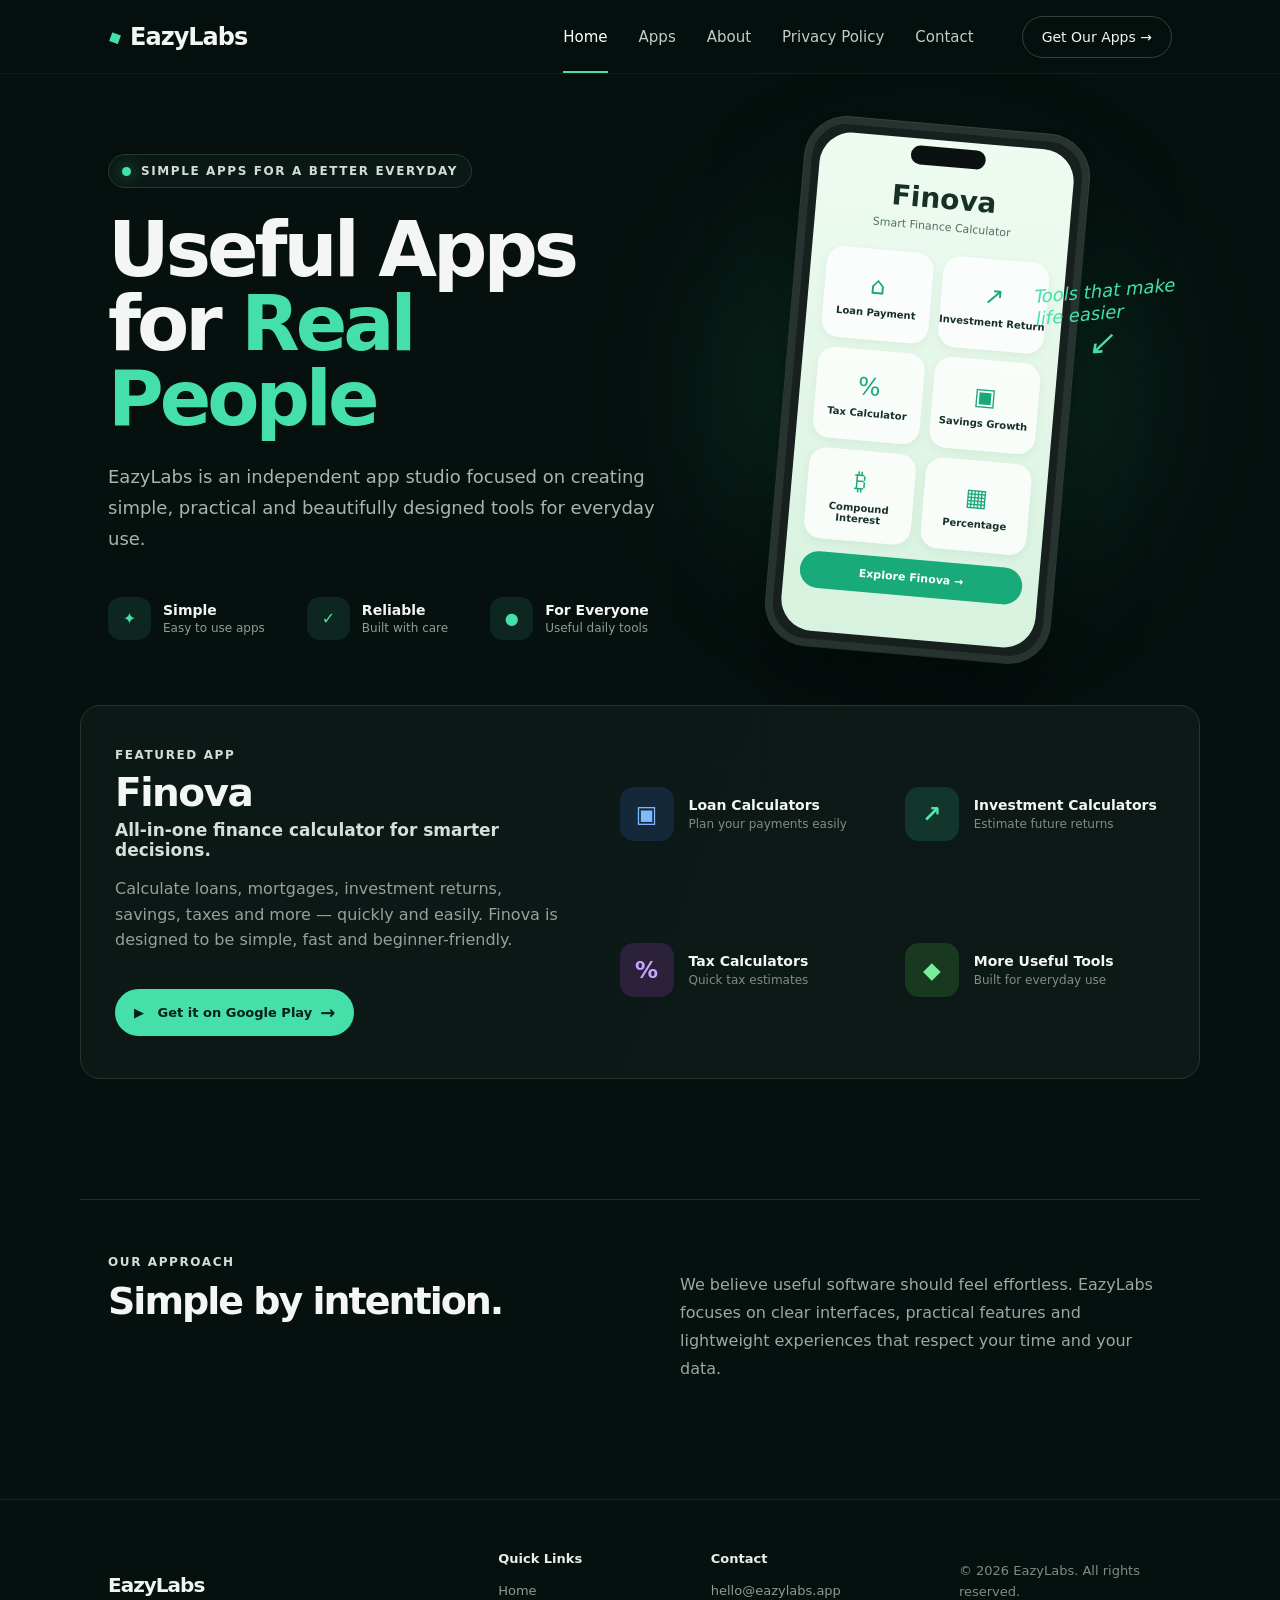
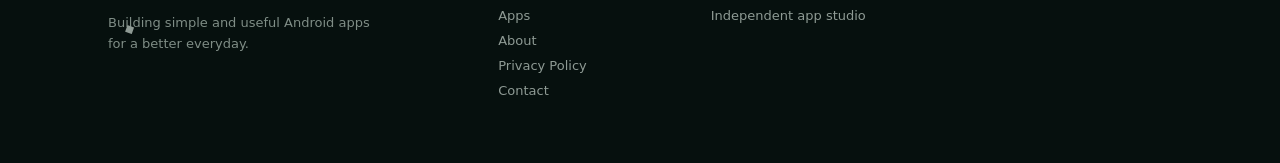
<file: index.html>
<!doctype html>
<html lang="en">
<head>
<meta name="google-site-verification" content="TebzmriuTCeQRFXxwHjigc-hIc8p2veLb0w9MK4kSZQ" />
<meta charset="utf-8">
<meta name="viewport" content="width=device-width,initial-scale=1">
<title>EazyLabs — Useful Apps for Real People</title>
<meta name="description" content="EazyLabs builds simple, practical and beautifully designed Android apps for everyday life.">
<link rel="icon" href="favicon.svg" type="image/svg+xml">
<link rel="stylesheet" href="styles.css">
</head>
<body>
<header class="nav">
  <div class="container nav-inner">
    <a class="brand" href="index.html"><span class="brand-mark">◆</span>EazyLabs</a>
    <nav>
      <a class="active" href="index.html">Home</a>
      <a href="#apps">Apps</a>
      <a href="about.html">About</a>
      <a href="privacy.html">Privacy Policy</a>
      <a href="contact.html">Contact</a>
    </nav>
    <a class="nav-cta" href="#apps">Get Our Apps <span>→</span></a>
    <button class="menu" aria-label="Open menu">☰</button>
  </div>
</header>

<main>
<section class="hero">
  <div class="container hero-grid">
    <div class="hero-copy">
      <div class="eyebrow"><span></span> SIMPLE APPS FOR A BETTER EVERYDAY</div>
      <h1>Useful Apps for <em>Real People</em></h1>
      <p class="hero-text">EazyLabs is an independent app studio focused on creating simple, practical and beautifully designed tools for everyday use.</p>
      <div class="pill-row">
        <div class="mini"><b>✦</b><span><strong>Simple</strong><small>Easy to use apps</small></span></div>
        <div class="mini"><b>✓</b><span><strong>Reliable</strong><small>Built with care</small></span></div>
        <div class="mini"><b>●</b><span><strong>For Everyone</strong><small>Useful daily tools</small></span></div>
      </div>
    </div>
    <div class="phone-wrap">
      <div class="glow"></div>
      <div class="phone">
        <div class="speaker"></div>
        <div class="phone-screen">
          <div class="app-head"><b>Finova</b><span>Smart Finance Calculator</span></div>
          <div class="calc-grid">
            <div><i>⌂</i><b>Loan Payment</b></div>
            <div><i>↗</i><b>Investment Return</b></div>
            <div><i>%</i><b>Tax Calculator</b></div>
            <div><i>▣</i><b>Savings Growth</b></div>
            <div><i>₿</i><b>Compound Interest</b></div>
            <div><i>▦</i><b>Percentage</b></div>
          </div>
          <div class="phone-button">Explore Finova →</div>
        </div>
      </div>
      <div class="scribble">Tools that make<br>life easier <span>↙</span></div>
    </div>
  </div>
</section>

<section class="featured" id="apps">
  <div class="container feature-card">
    <div class="feature-copy">
      <div class="label">FEATURED APP</div>
      <h2>Finova</h2>
      <h3>All-in-one finance calculator for smarter decisions.</h3>
      <p>Calculate loans, mortgages, investment returns, savings, taxes and more — quickly and easily. Finova is designed to be simple, fast and beginner-friendly.</p>
      <a class="play-btn" href="#" onclick="return false">▶ &nbsp; Get it on Google Play <span>→</span></a>
    </div>
    <div class="feature-list">
      <div><b class="blue">▣</b><span><strong>Loan Calculators</strong><small>Plan your payments easily</small></span></div>
      <div><b class="green">↗</b><span><strong>Investment Calculators</strong><small>Estimate future returns</small></span></div>
      <div><b class="purple">%</b><span><strong>Tax Calculators</strong><small>Quick tax estimates</small></span></div>
      <div><b class="lime">◆</b><span><strong>More Useful Tools</strong><small>Built for everyday use</small></span></div>
    </div>
  </div>
</section>

<section class="approach">
  <div class="container two-col">
    <div><div class="label">OUR APPROACH</div><h2>Simple by intention.</h2></div>
    <p>We believe useful software should feel effortless. EazyLabs focuses on clear interfaces, practical features and lightweight experiences that respect your time and your data.</p>
  </div>
</section>
</main>

<footer>
 <div class="container footer-grid">
  <div><a class="brand" href="index.html"><span class="brand-mark">◆</span>EazyLabs</a><p>Building simple and useful Android apps<br>for a better everyday.</p></div>
  <div><h4>Quick Links</h4><a href="index.html">Home</a><a href="#apps">Apps</a><a href="about.html">About</a><a href="privacy.html">Privacy Policy</a><a href="contact.html">Contact</a></div>
  <div><h4>Contact</h4><a href="mailto:hello@eazylabs.app">hello@eazylabs.app</a><span>Independent app studio</span></div>
  <div><p>© 2026 EazyLabs. All rights reserved.</p></div>
 </div>
</footer>
<script src="script.js"></script>
</body>
</html>
</file>
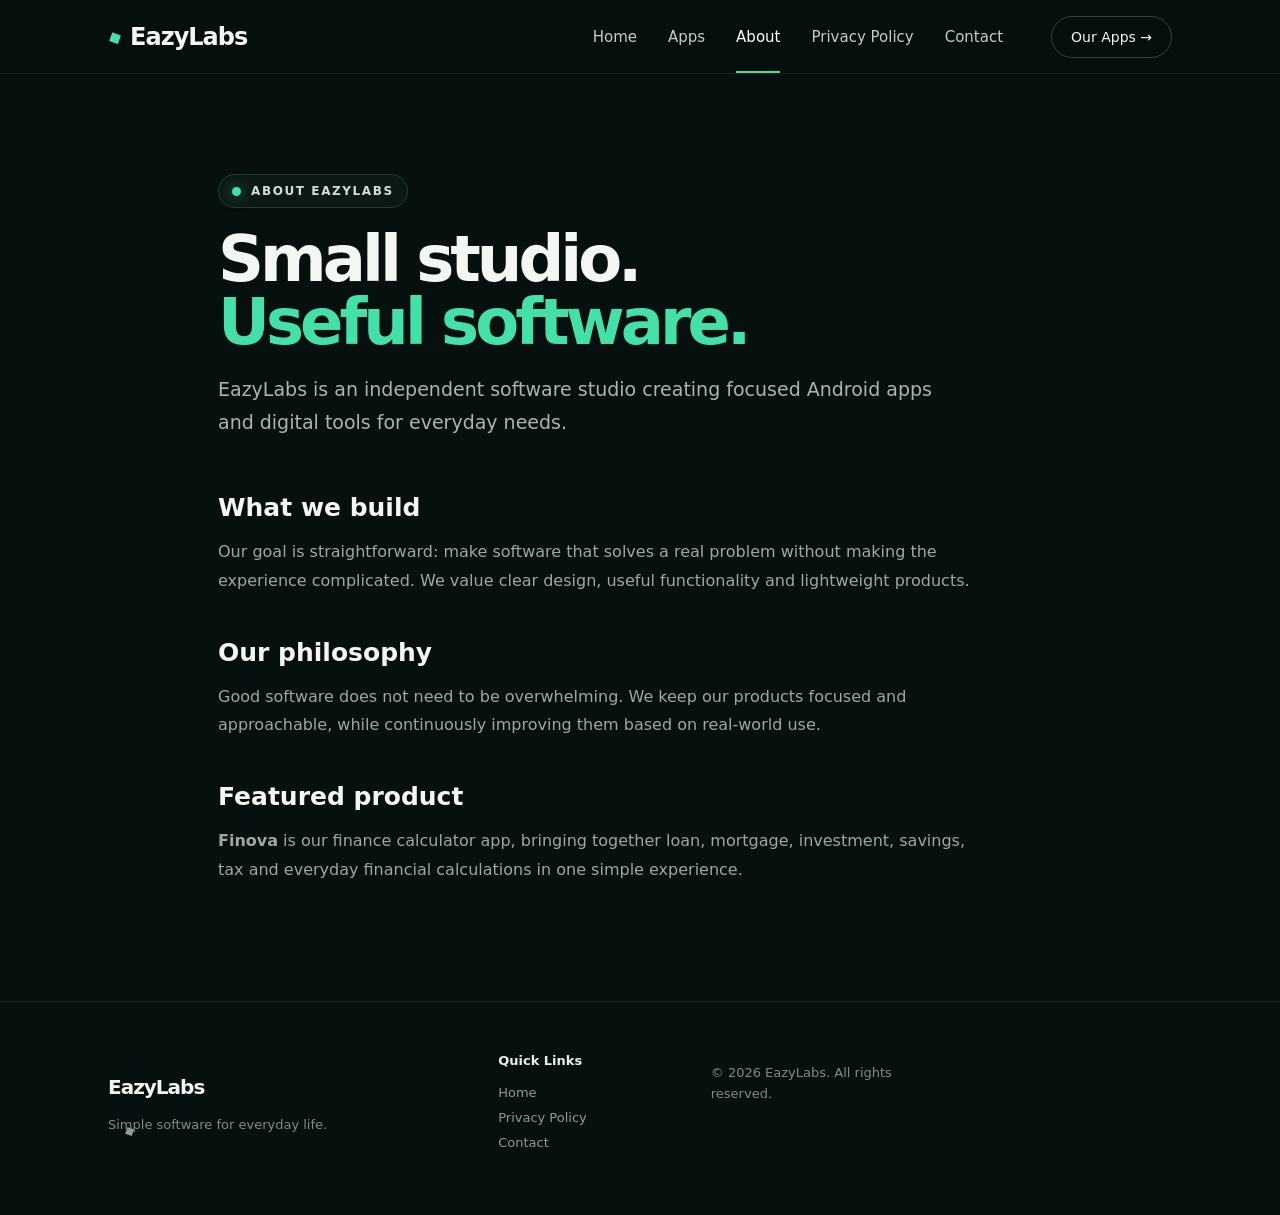
<file: about.html>
<!doctype html><html lang="en"><head><meta charset="utf-8"><meta name="viewport" content="width=device-width,initial-scale=1"><title>About — EazyLabs</title><meta name="description" content="About EazyLabs, an independent app studio."><link rel="icon" href="favicon.svg"><link rel="stylesheet" href="styles.css"></head><body>
<header class="nav"><div class="container nav-inner"><a class="brand" href="index.html"><span class="brand-mark">◆</span>EazyLabs</a><nav><a href="index.html">Home</a><a href="index.html#apps">Apps</a><a class="active" href="about.html">About</a><a href="privacy.html">Privacy Policy</a><a href="contact.html">Contact</a></nav><a class="nav-cta" href="index.html#apps">Our Apps →</a><button class="menu">☰</button></div></header>
<main class="page"><div class="container narrow"><div class="eyebrow"><span></span> ABOUT EAZYLABS</div><h1>Small studio.<br><em>Useful software.</em></h1><p class="lead">EazyLabs is an independent software studio creating focused Android apps and digital tools for everyday needs.</p><div class="prose"><h2>What we build</h2><p>Our goal is straightforward: make software that solves a real problem without making the experience complicated. We value clear design, useful functionality and lightweight products.</p><h2>Our philosophy</h2><p>Good software does not need to be overwhelming. We keep our products focused and approachable, while continuously improving them based on real-world use.</p><h2>Featured product</h2><p><strong>Finova</strong> is our finance calculator app, bringing together loan, mortgage, investment, savings, tax and everyday financial calculations in one simple experience.</p></div></div></main>
<footer><div class="container footer-grid"><div><a class="brand" href="index.html"><span class="brand-mark">◆</span>EazyLabs</a><p>Simple software for everyday life.</p></div><div><h4>Quick Links</h4><a href="index.html">Home</a><a href="privacy.html">Privacy Policy</a><a href="contact.html">Contact</a></div><div><p>© 2026 EazyLabs. All rights reserved.</p></div></div></footer><script src="script.js"></script></body></html>
</file>
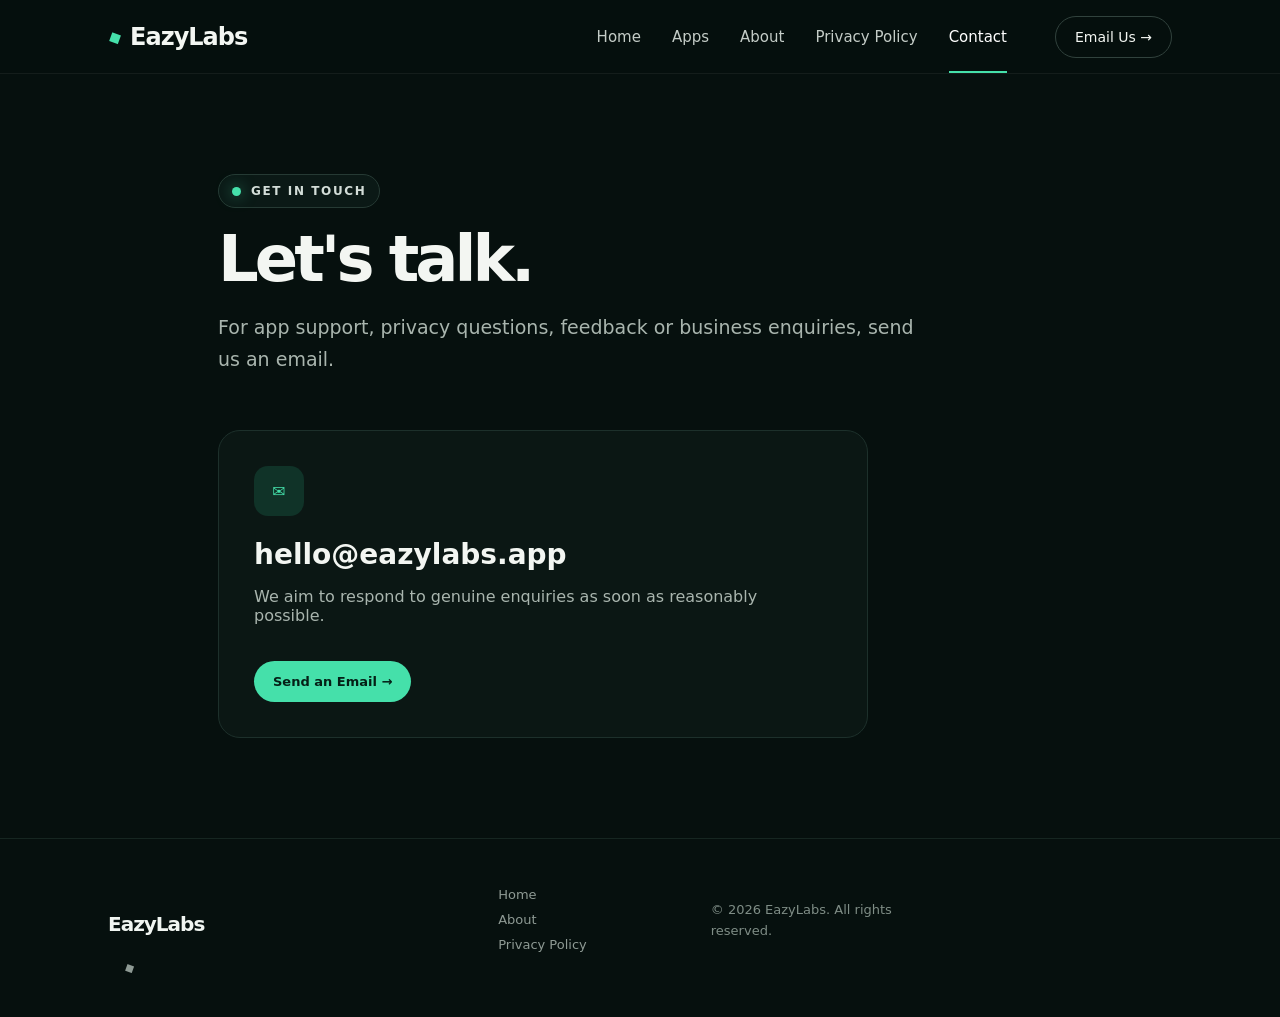
<file: contact.html>
<!doctype html><html lang="en"><head><meta charset="utf-8"><meta name="viewport" content="width=device-width,initial-scale=1"><title>Contact — EazyLabs</title><meta name="description" content="Contact EazyLabs."><link rel="icon" href="favicon.svg"><link rel="stylesheet" href="styles.css"></head><body>
<header class="nav"><div class="container nav-inner"><a class="brand" href="index.html"><span class="brand-mark">◆</span>EazyLabs</a><nav><a href="index.html">Home</a><a href="index.html#apps">Apps</a><a href="about.html">About</a><a href="privacy.html">Privacy Policy</a><a class="active" href="contact.html">Contact</a></nav><a class="nav-cta" href="mailto:hello@eazylabs.app">Email Us →</a><button class="menu">☰</button></div></header>
<main class="page"><div class="container narrow"><div class="eyebrow"><span></span> GET IN TOUCH</div><h1>Let's talk.</h1><p class="lead">For app support, privacy questions, feedback or business enquiries, send us an email.</p><div class="contact-card"><div class="contact-icon">✉</div><h2>hello@eazylabs.app</h2><p>We aim to respond to genuine enquiries as soon as reasonably possible.</p><a class="play-btn" href="mailto:hello@eazylabs.app">Send an Email →</a></div></div></main>
<footer><div class="container footer-grid"><div><a class="brand" href="index.html"><span class="brand-mark">◆</span>EazyLabs</a></div><div><a href="index.html">Home</a><a href="about.html">About</a><a href="privacy.html">Privacy Policy</a></div><div><p>© 2026 EazyLabs. All rights reserved.</p></div></div></footer><script src="script.js"></script></body></html>
</file>
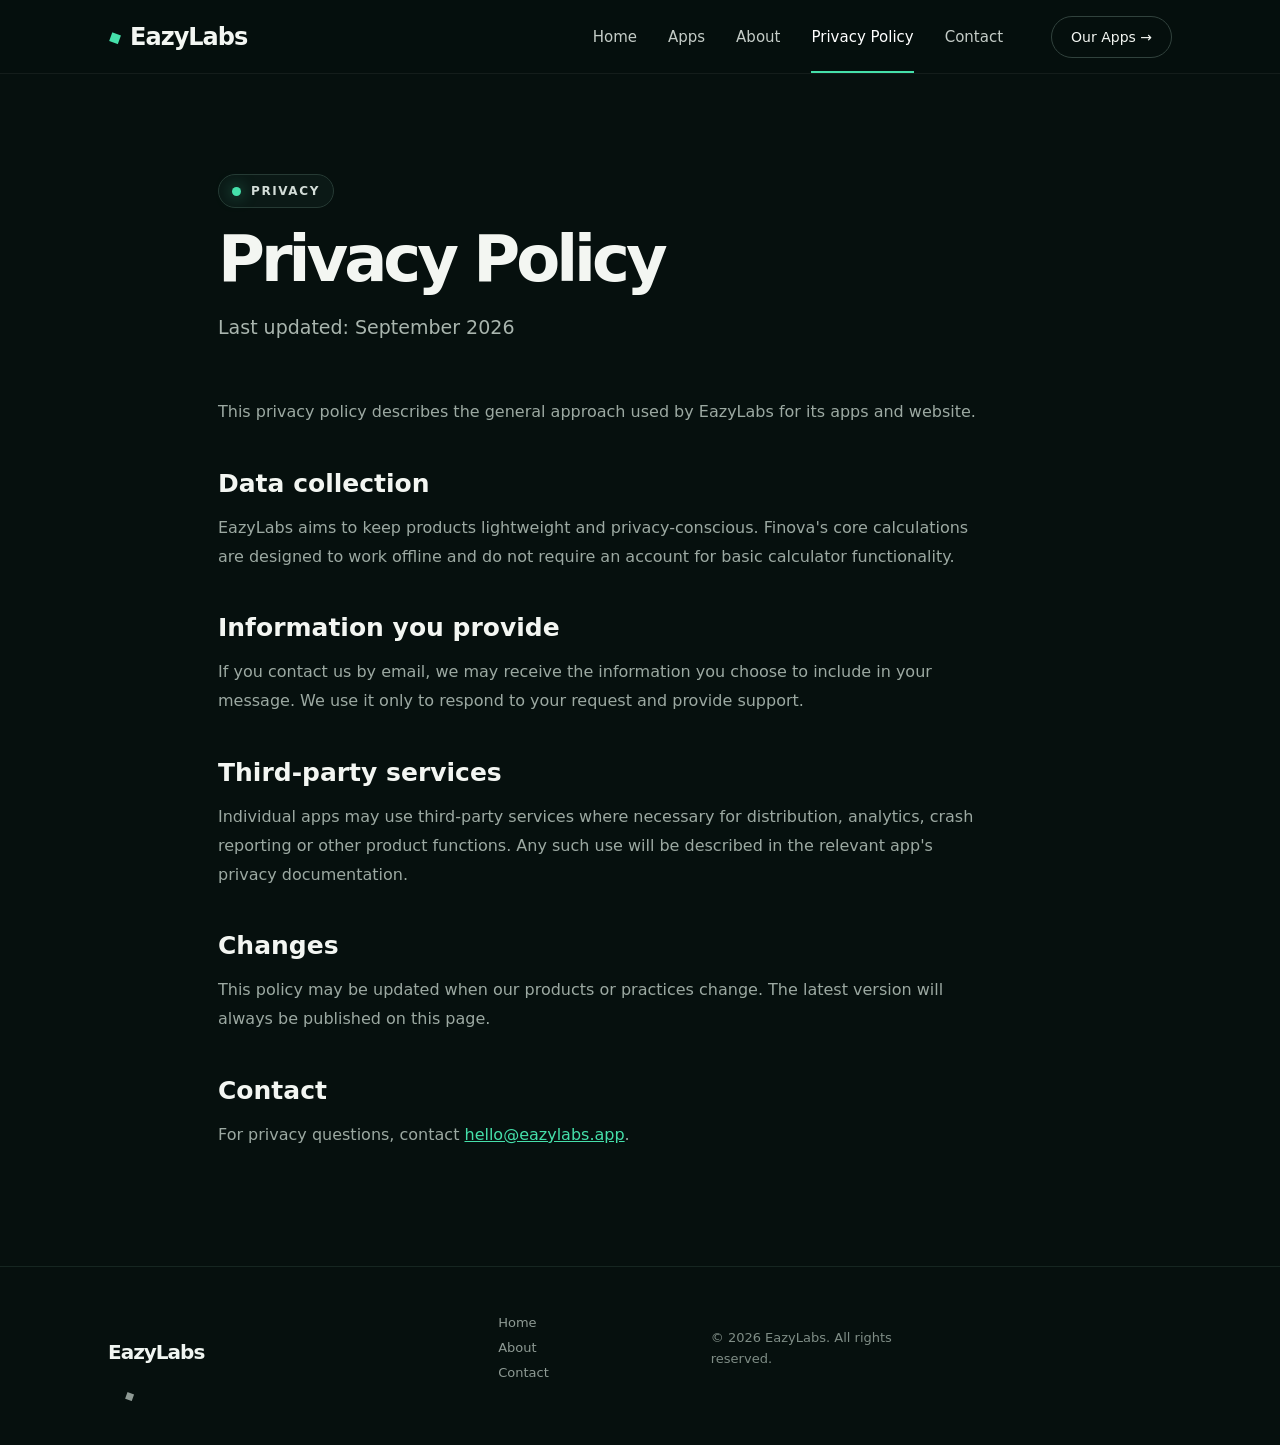
<file: privacy.html>
<!doctype html><html lang="en"><head><meta charset="utf-8"><meta name="viewport" content="width=device-width,initial-scale=1"><title>Privacy Policy — EazyLabs</title><meta name="description" content="EazyLabs privacy policy."><link rel="icon" href="favicon.svg"><link rel="stylesheet" href="styles.css"></head><body>
<header class="nav"><div class="container nav-inner"><a class="brand" href="index.html"><span class="brand-mark">◆</span>EazyLabs</a><nav><a href="index.html">Home</a><a href="index.html#apps">Apps</a><a href="about.html">About</a><a class="active" href="privacy.html">Privacy Policy</a><a href="contact.html">Contact</a></nav><a class="nav-cta" href="index.html#apps">Our Apps →</a><button class="menu">☰</button></div></header>
<main class="page"><div class="container narrow"><div class="eyebrow"><span></span> PRIVACY</div><h1>Privacy Policy</h1><p class="lead">Last updated: September 2026</p><div class="prose"><p>This privacy policy describes the general approach used by EazyLabs for its apps and website.</p><h2>Data collection</h2><p>EazyLabs aims to keep products lightweight and privacy-conscious. Finova's core calculations are designed to work offline and do not require an account for basic calculator functionality.</p><h2>Information you provide</h2><p>If you contact us by email, we may receive the information you choose to include in your message. We use it only to respond to your request and provide support.</p><h2>Third-party services</h2><p>Individual apps may use third-party services where necessary for distribution, analytics, crash reporting or other product functions. Any such use will be described in the relevant app's privacy documentation.</p><h2>Changes</h2><p>This policy may be updated when our products or practices change. The latest version will always be published on this page.</p><h2>Contact</h2><p>For privacy questions, contact <a href="mailto:hello@eazylabs.app">hello@eazylabs.app</a>.</p></div></div></main>
<footer><div class="container footer-grid"><div><a class="brand" href="index.html"><span class="brand-mark">◆</span>EazyLabs</a></div><div><a href="index.html">Home</a><a href="about.html">About</a><a href="contact.html">Contact</a></div><div><p>© 2026 EazyLabs. All rights reserved.</p></div></div></footer><script src="script.js"></script></body></html>
</file>
<file: styles.css>
:root{--bg:#06100e;--panel:#0b1714;--panel2:#101f1b;--line:#1d302b;--text:#f3f6f2;--muted:#a9b5ae;--green:#45e0aa;--green2:#19b985;--cream:#eff7f0;--purple:#b48cff}
*{box-sizing:border-box}html{scroll-behavior:smooth}body{margin:0;background:var(--bg);color:var(--text);font-family:Inter,ui-sans-serif,system-ui,-apple-system,BlinkMacSystemFont,"Segoe UI",sans-serif}a{color:inherit}.container{max-width:1120px;margin:auto;padding:0 28px}
.nav{height:74px;border-bottom:1px solid rgba(255,255,255,.06);background:rgba(6,16,14,.9);position:sticky;top:0;z-index:10;backdrop-filter:blur(16px)}.nav-inner{height:100%;display:flex;align-items:center;gap:34px}.brand{font-size:24px;font-weight:800;text-decoration:none;letter-spacing:-1px;display:flex;align-items:center;gap:10px}.brand-mark{color:var(--green);font-size:17px;transform:rotate(-25deg);display:inline-block}.nav nav{display:flex;gap:31px;margin-left:auto}.nav nav a{text-decoration:none;color:#c4ccc7;font-size:15px}.nav nav a:hover,.nav nav .active{color:#fff}.nav nav .active{position:relative}.nav nav .active:after{content:"";position:absolute;left:0;right:0;height:2px;bottom:-27px;background:var(--green)}.nav-cta{border:1px solid #31423d;border-radius:30px;padding:12px 19px;text-decoration:none;font-size:14px;margin-left:14px}.menu{display:none;background:none;border:0;color:white;font-size:22px}
.hero{overflow:hidden}.hero-grid{min-height:590px;display:grid;grid-template-columns:1.08fr .92fr;align-items:center}.hero-copy{padding:80px 0 65px}.eyebrow,.label{font-size:12px;letter-spacing:1.6px;font-weight:750;color:#d3ddd8}.eyebrow{display:inline-flex;gap:10px;align-items:center;border:1px solid #263a34;border-radius:30px;padding:9px 13px;background:#0b1916}.eyebrow span{width:9px;height:9px;border-radius:50%;background:var(--green);box-shadow:0 0 15px rgba(69,224,170,.6)}h1{font-size:clamp(50px,6vw,76px);line-height:.98;letter-spacing:-4px;margin:25px 0 26px;max-width:700px}h1 em{font-style:normal;color:var(--green)}.hero-text{font-size:18px;line-height:1.7;color:var(--muted);max-width:620px}.pill-row{display:flex;gap:42px;margin-top:43px}.mini{display:flex;gap:12px;align-items:center}.mini>b{width:43px;height:43px;border-radius:13px;background:#0d2720;color:var(--green);display:grid;place-items:center}.mini strong,.mini small{display:block}.mini strong{font-size:14px}.mini small{font-size:12px;color:#8f9d96;margin-top:3px}
.phone-wrap{position:relative;height:570px;display:flex;align-items:center;justify-content:center}.glow{position:absolute;width:420px;height:420px;background:rgba(29,171,124,.16);filter:blur(65px);border-radius:50%}.phone{position:relative;width:285px;height:530px;border:7px solid #26332f;border-radius:42px;background:#17201e;box-shadow:0 30px 80px rgba(0,0,0,.5),0 0 0 1px #3c4a45;transform:rotate(5deg);padding:8px}.phone-screen{height:100%;border-radius:32px;background:linear-gradient(180deg,#effbf1,#d7f2df);color:#173128;padding:42px 16px 18px;overflow:hidden}.speaker{position:absolute;top:15px;left:50%;transform:translateX(-50%);width:75px;height:19px;border-radius:20px;background:#0b1110;z-index:2}.app-head{text-align:center;margin-bottom:20px}.app-head b{display:block;font-size:28px}.app-head span{font-size:11px;color:#547064}.calc-grid{display:grid;grid-template-columns:1fr 1fr;gap:10px}.calc-grid div{height:91px;border-radius:17px;background:rgba(255,255,255,.8);display:flex;flex-direction:column;align-items:center;justify-content:center;gap:7px;box-shadow:0 3px 10px rgba(24,65,46,.06)}.calc-grid i{font-style:normal;font-size:24px;color:#19a978}.calc-grid b{font-size:10px;text-align:center}.phone-button{margin-top:13px;background:#18aa79;color:white;border-radius:25px;padding:12px;text-align:center;font-size:11px;font-weight:700}.scribble{position:absolute;right:-5px;top:175px;color:var(--green);font-size:18px;font-style:italic;line-height:1.2;transform:rotate(-5deg)}.scribble span{display:block;font-size:32px;margin-left:50px}
.featured{padding:0 0 85px}.feature-card{background:linear-gradient(110deg,#0c1815,#0d1917);border:1px solid #22352f;border-radius:20px;padding:42px 34px;display:grid;grid-template-columns:1fr 1.2fr;gap:50px}.feature-copy h2{font-size:39px;margin:8px 0 5px;letter-spacing:-1.5px}.feature-copy h3{font-size:17px;margin:0 0 14px;color:#d7dfdb}.feature-copy p{color:#94a29b;line-height:1.6;max-width:520px}.play-btn{display:inline-flex;align-items:center;gap:8px;background:var(--green);color:#052017;text-decoration:none;font-weight:800;border-radius:30px;padding:13px 19px;margin-top:20px;font-size:13px}.play-btn span{font-size:18px}.feature-list{display:grid;grid-template-columns:1fr 1fr;gap:25px}.feature-list>div{display:flex;gap:15px;align-items:center}.feature-list b{width:54px;height:54px;border-radius:14px;display:grid;place-items:center;font-size:23px}.blue{background:#15283a;color:#80baff}.green{background:#12362b;color:#56e6b4}.purple{background:#2b213b;color:#c8a4ff}.lime{background:#193820;color:#78ed9b}.feature-list strong,.feature-list small{display:block}.feature-list strong{font-size:14px}.feature-list small{color:#7f8d86;font-size:12px;margin-top:4px}
.approach{padding:35px 0 100px}.two-col{display:grid;grid-template-columns:1fr 1fr;gap:80px;border-top:1px solid var(--line);padding-top:55px}.two-col h2{font-size:38px;letter-spacing:-2px;margin:10px 0}.two-col>p{color:#9ba9a2;line-height:1.75;max-width:500px}
footer{border-top:1px solid #162621;padding:48px 0 55px;color:#7f8d86}.footer-grid{display:grid;grid-template-columns:2fr 1fr 1.2fr 1.2fr;gap:35px}.footer-grid .brand{color:#f0f5f1;font-size:20px;margin-bottom:16px}.footer-grid p{line-height:1.6;font-size:13px}.footer-grid h4{color:#e8eeea;margin:3px 0 17px;font-size:13px}.footer-grid a,.footer-grid span{display:block;text-decoration:none;font-size:13px;margin:0 0 10px;color:#8e9a94}.footer-grid a:hover{color:white}
.page{min-height:calc(100vh - 260px);padding:100px 0}.narrow{max-width:900px}.narrow h1{font-size:64px;margin:20px 0}.lead{font-size:19px;color:var(--muted);line-height:1.7;max-width:720px}.prose{max-width:760px;margin-top:55px}.prose h2{font-size:25px;margin:42px 0 12px}.prose p{color:#9ca9a2;line-height:1.8}.prose a{color:var(--green)}.contact-card{margin-top:55px;background:var(--panel);border:1px solid var(--line);border-radius:22px;padding:35px;max-width:650px}.contact-icon{width:50px;height:50px;border-radius:14px;background:#103328;color:var(--green);display:grid;place-items:center}.contact-card h2{font-size:28px;margin:22px 0 8px}.contact-card p{color:var(--muted)}
@media(max-width:850px){.nav nav,.nav-cta{display:none}.menu{display:block;margin-left:auto}.hero-grid{grid-template-columns:1fr}.phone-wrap{height:470px;margin-top:-20px}.hero-copy{padding-bottom:20px}.feature-card{grid-template-columns:1fr}.two-col{grid-template-columns:1fr;gap:20px}.footer-grid{grid-template-columns:1fr 1fr}.pill-row{gap:20px;flex-wrap:wrap}}
@media(max-width:550px){.container{padding:0 20px}h1{font-size:48px}.hero-copy{padding-top:55px}.phone{transform:scale(.85) rotate(5deg)}.phone-wrap{height:410px}.scribble{right:0}.feature-list{grid-template-columns:1fr}.footer-grid{grid-template-columns:1fr}.narrow h1{font-size:48px}}
</file>
